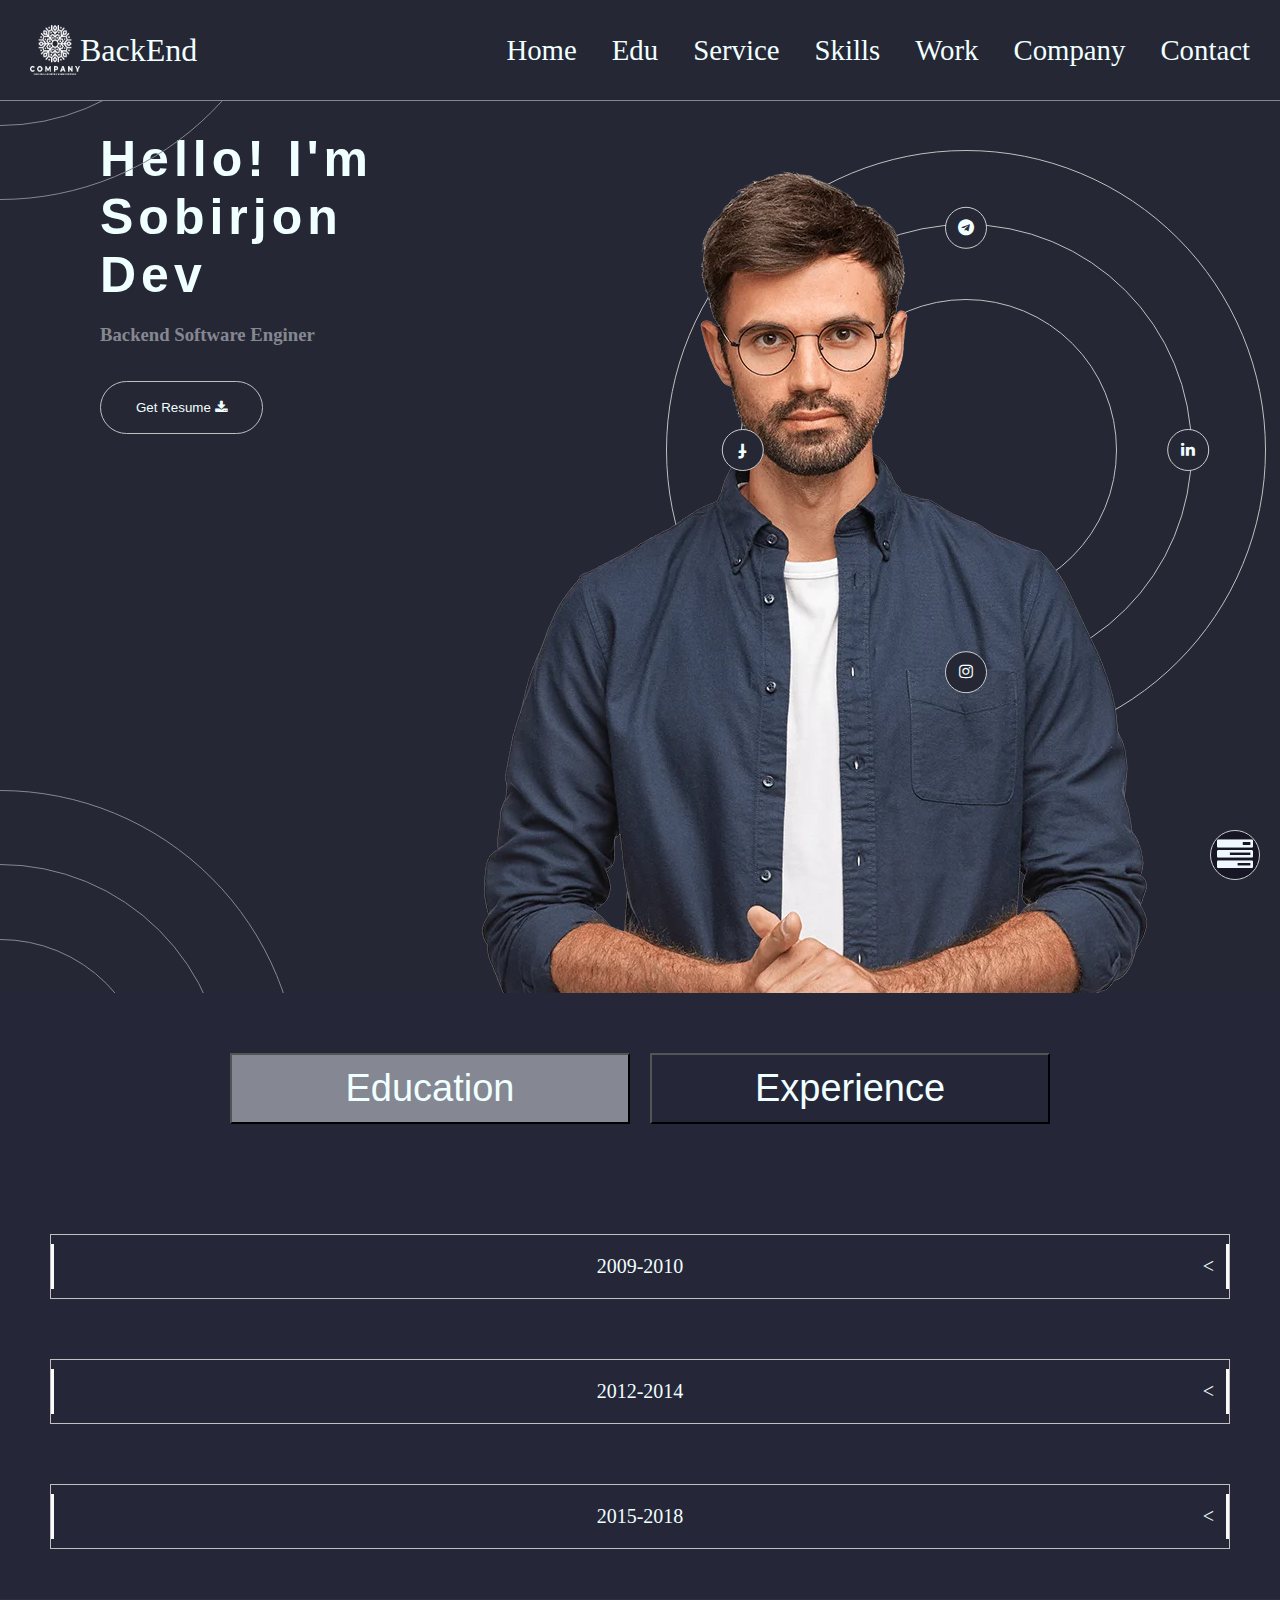
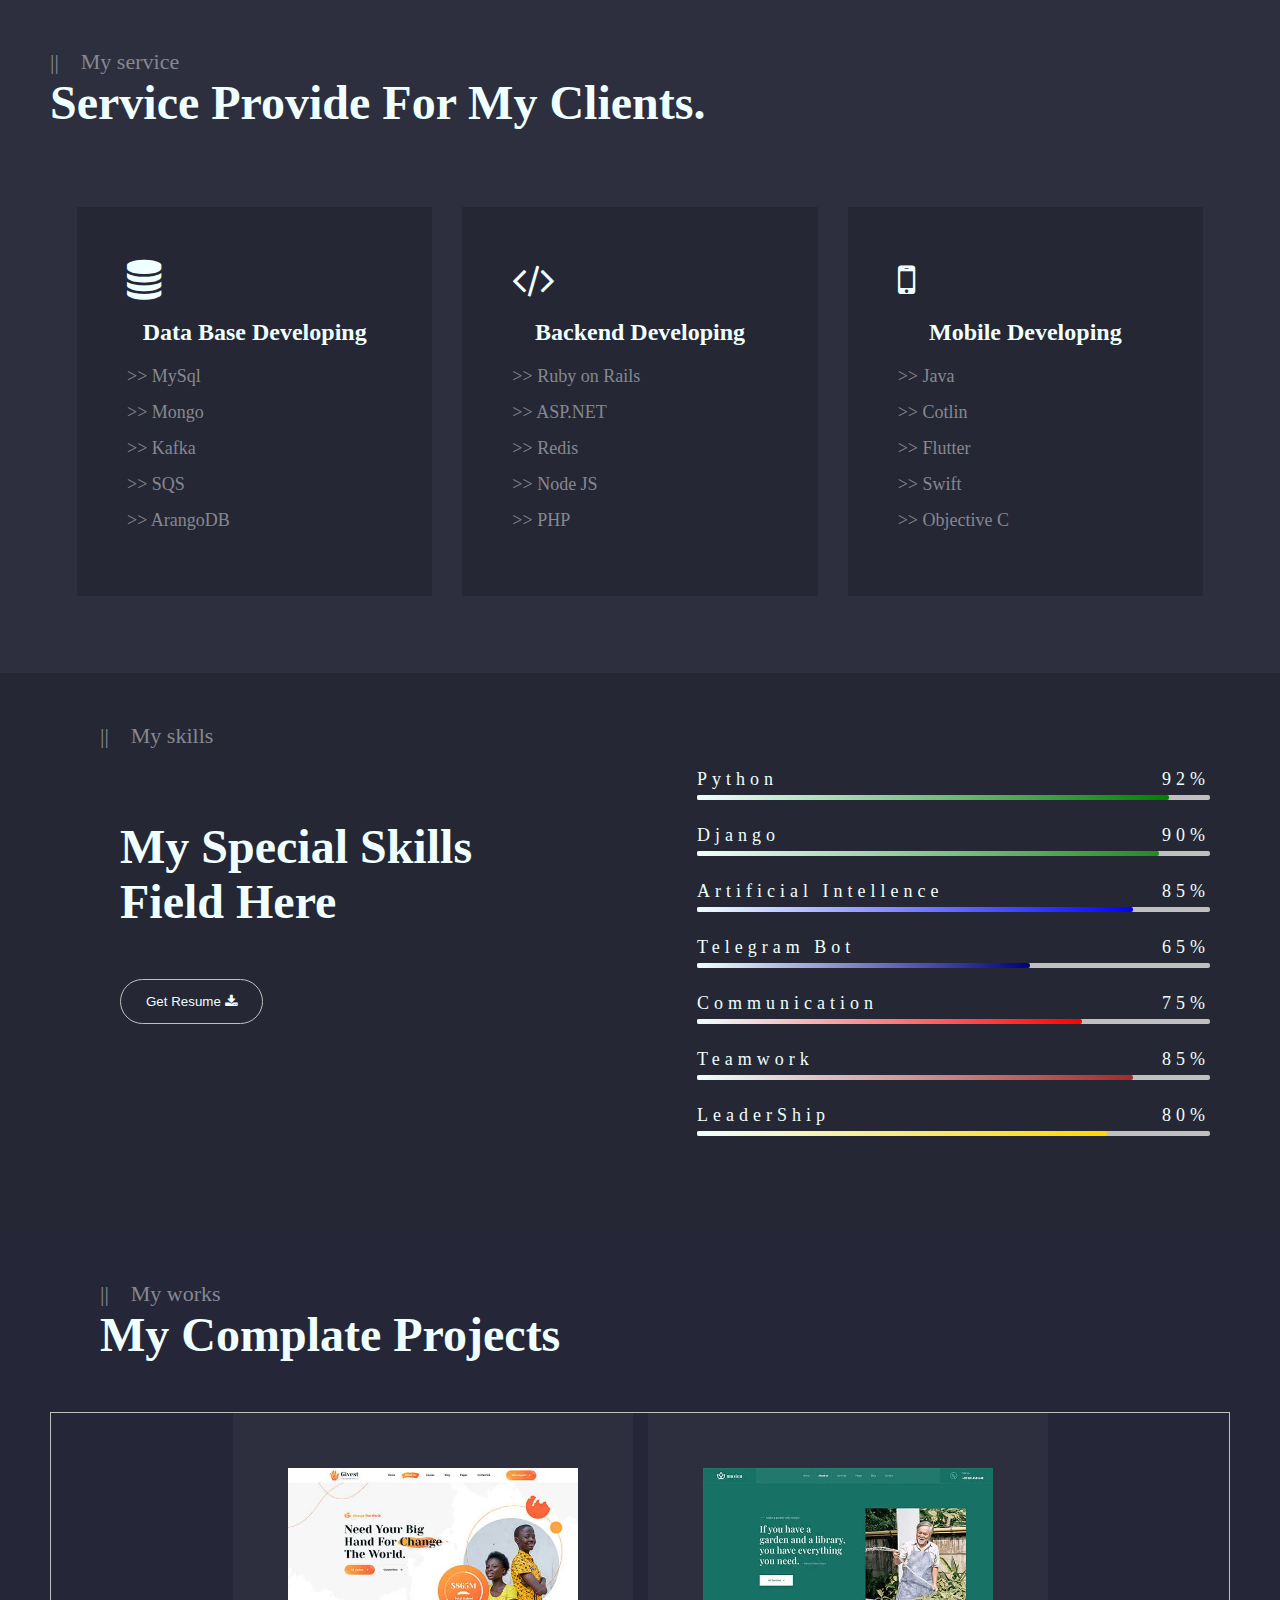
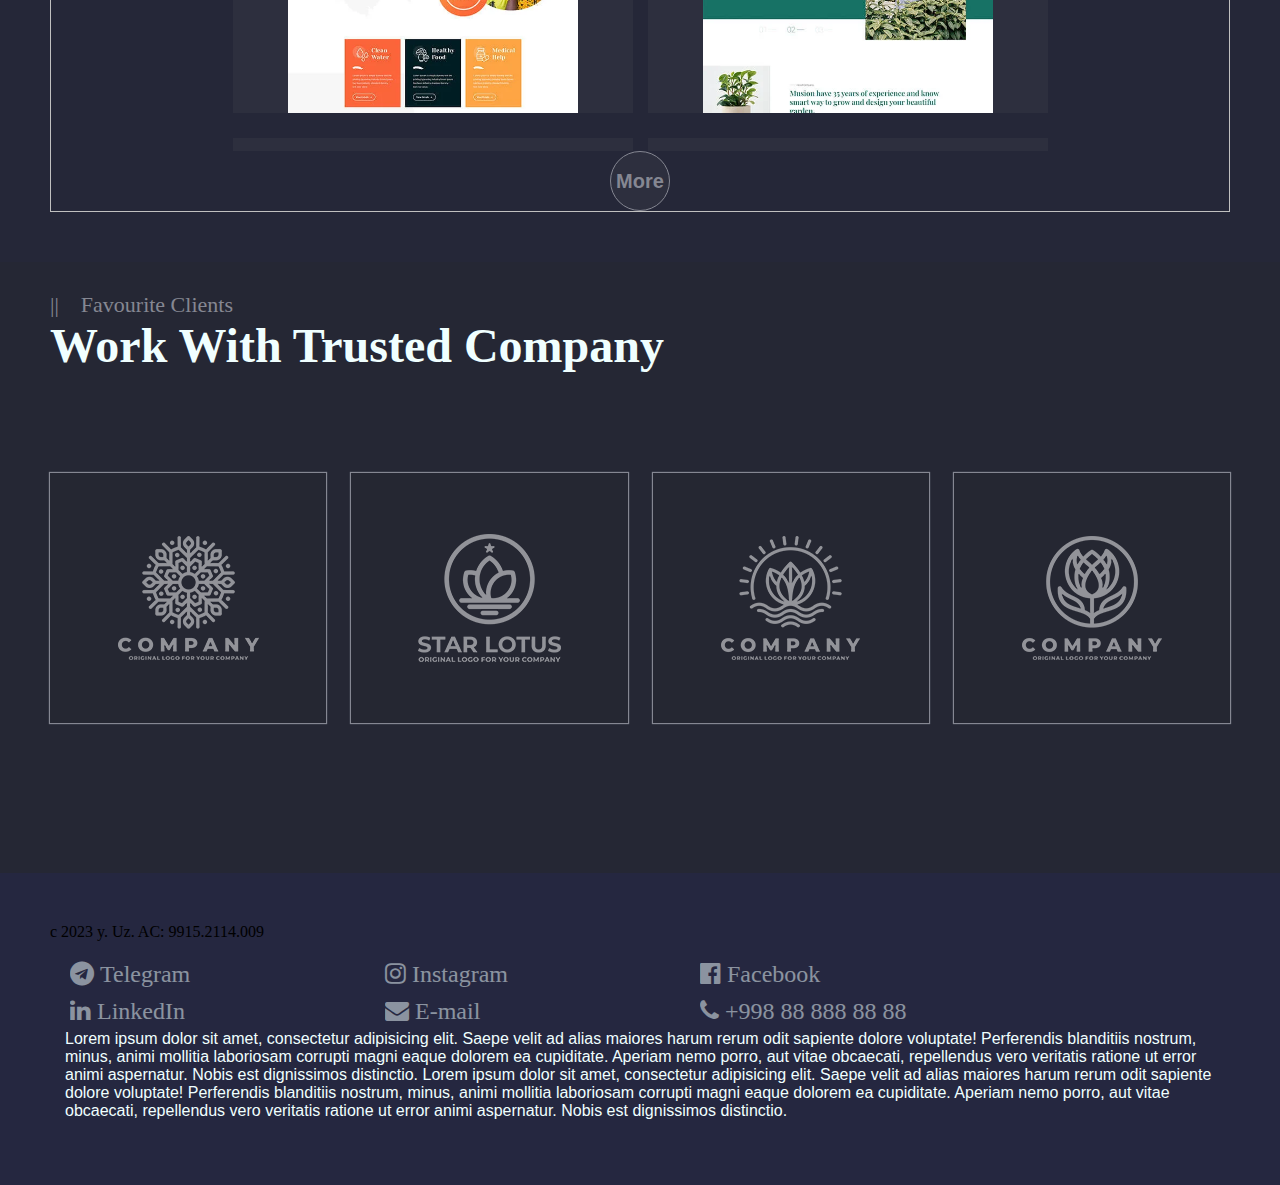
<file: Maxsus Sayt/index.html>
<!DOCTYPE html>
<html lang="en">
<head>
    <meta charset="UTF-8">
    <meta http-equiv="X-UA-Compatible" content="IE=edge">
    <meta name="viewport" content="width=device-width, initial-scale=1.0">
    <link rel="stylesheet" href="./css/style.css">
    <link rel="stylesheet" href="https://cdnjs.cloudflare.com/ajax/libs/font-awesome/4.7.0/css/font-awesome.min.css">
    <title>My portfolio</title>
</head>
<body>
    
    <div class="container">
        <!-- Bosh qismi HEADER start -->
        <div class="header">
            <header>
                <nav class="navbar">
                    <a href="#" class="brand text-decoration-none">
                        <!-- LOGOTIP UCHUN -->
                        <img src="./img/1.webp" class="img-fluid" alt="logoType">
                        <!-- Navbar Logo Name -->
                        BackEnd
                    </a>
                    <div class="menuBar">
                        <i class="fa fa-navicon icon"></i>
                    </div>
                    <div class="navigation">
                        <a href="#home" class="text-decoration-none">Home</a>
                        <a href="#edu" class="text-decoration-none">Edu</a>
                        <a href="#service" class="text-decoration-none">Service</a>
                        <a href="#skills" class="text-decoration-none">Skills</a>
                        <a href="#work" class="text-decoration-none">Work</a>
                        <a href="#company" class="text-decoration-none">Company</a>
                        <a href="./contact/contact.html" class="text-decoration-none">Contact</a>
                    </div>
                </nav>
            </header>
        </div>
        <!-- Bosh qismi HEADER finish -->
        <!-- Asosiy qism: Bosh qismi start -->
        <div class="section">
            <div class="circle top"></div>
            
            <section class="home" id="home">
                <div class="grid-container">
                    <div class="content">
                        <h1>Hello! I'm <br> Sobirjon Dev</h1>
                        <h3>Backend Software Enginer</h3>
                        <!-- href dagi panjarani o'rniga resume manzili kiritiladi -->
                        <button><a href="#">Get Resume <i class="fa fa-download"></i></a></button>

                    </div>
                    <!-- Carusel -->
                    <div class="portret">
                        <img src="./img/portrait-hero.webp" alt="1255">
                        <div class="icons">
                            <div class="iconLink" style="--i:0"><a href="#"><i class="fa fa-facebook"></i></a></div>
                            <div class="iconLink" style="--i:1"><a href="#"><i class="fa fa-linkedin"></i></a></div>
                            <div class="iconLink" style="--i:2"><a href="#"><i class="fa fa-telegram"></i></a></div>
                            <div class="iconLink" style="--i:3"><a href="#"><i class="fa fa-instagram"></i></a></div>
                        </div>
                    </div>
                    <!-- !!! -->
                </div>
                <div class="circle bottom"></div>
                <!-- Navigation right bottom -->
                <ul class="config">
                    <div class="toggle"><i class="fa fa-tasks" style="font-size: 36px;"></i></div>
                    <li style="--i:0"><a href="./contact/contact.html"><i class="fa fa-paper-plane-o" id="contact"></i></a></li>
                    <li style="--i:1"><i class="fa fa-linkedin" id="in"></i></li>
                    <li style="--i:2"><i class="fa fa-facebook" id="f"></i></li>
                    <li style="--i:3"><i class="fa fa-telegram" id="tg"></i></li>
                </ul>
                <!-- !!! -->
            </section>


            <section class="education" id="edu">
                <div class="btn-container">
                    <button class="btnBox" id="education">Education</button>
                    <button class="btnBox" id="experience">Experience</button>
                </div>
                <div class="resume-container">
                    <div class="resume-box">
                        <ul class="resume edu">
                            <li class="resume-tab-list-single-item">
                                <div class="content">
                                    <div class="left">
                                        <span id="oneSpan">2009-2010 <span id="orient"><</span></span>
                                    </div>
                                    <div class="right">
                                        <h3>Bachelor of Business Administration</h3>
                                        <span>National University of Uzbekistan, Tashkent</span>
                                        <p>Lorem Ipsum is simply dummy text of the printing and typesetting industry. Lorem Ipsum has been indus dard dummy text ever since the 1500 when an uniknown prnter took galley of type and scrambled make specimen book has not only five centuries the into electronic.</p>
                                    </div>
                                </div>
                            </li>
                            <li class="resume-tab-list-single-item">
                                <div class="content">
                                    <div class="left">
                                        <span id="oneSpan">2012-2014 <span id="orient"><</span></span>
                                    </div>
                                    <div class="right">
                                        <h3>Masters of Business Administration</h3>
                                        <span>National University of Uzbekistan, Tashkent</span>
                                        <p>Lorem Ipsum is simply dummy text of the printing and typesetting industry. Lorem Ipsum has been indus dard dummy text ever since the 1500 when an uniknown prnter took galley of type and scrambled make specimen book has not only five centuries the into electronic.</p>
                                    </div>
                                </div>
                            </li>
                            <li class="resume-tab-list-single-item">
                                <div class="content">
                                    <div class="left">
                                        <span id="oneSpan">2015-2018 <span id="orient"><</span></span>
                                    </div>
                                    <div class="right">
                                        <h3>Bachelor of Graphic Arts</h3>
                                        <span>National University of Uzbekistan, Tashkent</span>
                                        <p>Lorem Ipsum is simply dummy text of the printing and typesetting industry. Lorem Ipsum has been indus dard dummy text ever since the 1500 when an uniknown prnter took galley of type and scrambled make specimen book has not only five centuries the into electronic.</p>
                                    </div>
                                </div>
                            </li>
                        </ul>
                        <ul class="resume exp">
                            <li class="resume-tab-list-single-item">
                                <div class="content">
                                    <div class="left">
                                        <span id="oneSpan">2016-2018 <span id="orient"><</span></span>
                                    </div>
                                    <div class="right">
                                        <h3>Web Designer</h3>
                                        <span>Graphic Dev</span>
                                        <p>Lorem Ipsum is simply dummy text of the printing and typesetting industry. Lorem Ipsum has been indus dard dummy text ever since the 1500 when an uniknown prnter took galley of type and scrambled make specimen book has not only five centuries the into electronic.</p>
                                    </div>
                                </div>
                            </li>
                            <li class="resume-tab-list-single-item">
                                <div class="content">
                                    <div class="left">
                                        <span id="oneSpan">2018-2019 <span id="orient"><</span></span>
                                    </div>
                                    <div class="right">
                                        <h3>Junior Web Developer</h3>
                                        <span>Acme Lab</span>
                                        <p>Lorem Ipsum is simply dummy text of the printing and typesetting industry. Lorem Ipsum has been indus dard dummy text ever since the 1500 when an uniknown prnter took galley of type and scrambled make specimen book has not only five centuries the into electronic.</p>
                                    </div>
                                </div>
                            </li>
                            <li class="resume-tab-list-single-item">
                                <div class="content">
                                    <div class="left">
                                        <span id="oneSpan">2019-2020 <span id="orient"><</span></span>
                                    </div>
                                    <div class="right">
                                        <h3>Senior Web Developer</h3>
                                        <span>Devtwist</span>
                                        <p>Lorem Ipsum is simply dummy text of the printing and typesetting industry. Lorem Ipsum has been indus dard dummy text ever since the 1500 when an uniknown prnter took galley of type and scrambled make specimen book has not only five centuries the into electronic.</p>
                                    </div>
                                </div>
                            </li>
                        </ul>
                    </div>
                </div>
            </section>


            <section class="service" id="service">
                <span class="title-section">|| &nbsp;&nbsp; My service</span>
                <h2 class="area-title">Service Provide For My Clients.</h2>

                <div class="card-container">
                    <div class="card-items">
                        <div class="card order-1">
                            <div class="card-icon">
                                <i class="fa fa-database"></i>
                            </div>
                            <!-- Yo'nalish nomi -->
                            <div class="card-title">
                                <h1 class="title">Data Base Developing</h1>
                            </div>
                            <!-- Yo'nalish bo'yicha bilimlar -->
                            <div class="card-heading">
                                <p style="--a:0">>> MySql</p>
                                <p style="--a:1">>> Mongo</p>
                                <p style="--a:2">>> Kafka</p>
                                <p style="--a:3">>> SQS</p>
                                <p style="--a:4">>> ArangoDB</p>
                            </div>
                        </div>

                        <div class="card order-2">
                            <div class="card-icon">
                                <i class="fa fa-code"></i>
                            </div>
                            <!-- Yo'nalish nomi -->
                            <div class="card-title">
                                <h1 class="title">Backend Developing</h1>
                            </div>
                            <!-- Yo'nalish bo'yicha bilimlar -->
                            <div class="card-heading">
                                <p style="--a:0">>> Ruby on Rails</p>
                                <p style="--a:1">>> ASP.NET</p>
                                <p style="--a:2">>> Redis</p>
                                <p style="--a:3">>> Node JS</p>
                                <p style="--a:4">>> PHP</p>
                            </div>
                        </div>

                        <div class="card order-3">
                            <div class="card-icon">
                                <i class="fa fa-mobile-phone"></i>
                            </div>
                            <!-- Yo'nalish nomi -->
                            <div class="card-title">
                                <h1 class="title">Mobile Developing</h1>
                            </div>
                            <!-- Yo'nalish bo'yicha bilimlar -->
                            <div class="card-heading">
                                <p style="--a:0">>> Java</p>
                                <p style="--a:1">>> Cotlin</p>
                                <p style="--a:2">>> Flutter</p>
                                <p style="--a:3">>> Swift</p>
                                <p style="--a:4">>> Objective C</p>
                            </div>
                        </div>
                    </div>
                </div>
            </section>


            <section class="skills" id="skills">
                <span class="title-section">|| &nbsp;&nbsp; My skills</span>
                <div class="skills-container-box">
                    <div class="column content">
                        <h2 class="area-title content-title">My Special Skills Field Here</h2>
                        <!-- resume -->
                        <button><a href="#">Get Resume <i class="fa fa-download"></i></a></button>
                    </div>
                    <div class="column skills-box">
                        <div class="bar">
                            <div class="info">
                                <span>Python</span>
                                <span>92%</span>
                            </div>
                            <div class="line python"></div>
                        </div>
                        <div class="bar">
                            <div class="info">
                                <span>Django</span>
                                <span>90%</span>
                            </div>
                            <div class="line django"></div>
                        </div>
                        <div class="bar">
                            <div class="info">
                                <span>Artificial Intellence</span>
                                <span>85%</span>
                            </div>
                            <div class="line ai"></div>
                        </div>
                        <div class="bar">
                            <div class="info">
                                <span>Telegram Bot</span>
                                <span>65%</span>
                            </div>
                            <div class="line tgBot"></div>
                        </div>
                        <div class="bar">
                            <div class="info">
                                <span>Communication</span>
                                <span>75%</span>
                            </div>
                            <div class="line community"></div>
                        </div>
                        <div class="bar">
                            <div class="info">
                                <span>Teamwork</span>
                                <span>85%</span>
                            </div>
                            <div class="line teamwork"></div>
                        </div>
                        <div class="bar">
                            <div class="info">
                                <span>LeaderShip</span>
                                <span>80%</span>
                            </div>
                            <div class="line leadership"></div>
                        </div>
                    </div>
                </div>
            </section>


            <section class="works" id="work">
                <span class="title-section">|| &nbsp;&nbsp; My works</span>
                <div class="work">
                    <h2 class="area-title content-title">My Complate Projects</h2>
                    <div class="work-container">
                        <div class="work-box" id="work-box">
                            <div class="card-box">
                                <!-- src ga rasm manzili kiritiladi -->
                                <img src="./img/project-slider-img-1.webp" alt="1">
                            </div>
                            <div class="card-box">
                                <img src="./img/project-slider-img-2.webp" alt="1">
                            </div>
                            <div class="card-box">
                                <img src="./img/project-slider-img-3.webp" alt="1">
                            </div>
                            <div class="card-box">
                                <img src="./img/project-slider-img-4.webp" alt="1">
                            </div>
                            <div class="card-box">
                                <img src="./img/project-slider-img-3.webp" alt="1">
                            </div>
                            <div class="card-box">
                                <img src="./img/project-slider-img-2.webp" alt="1">
                            </div>
                        </div>
                        <div class="btn-box">
                            <button id="more">More</button>
                        </div>
                    </div>
                </div>
            </section>

            
            <section class="favourite" id="company">
                <span class="title-section">|| &nbsp;&nbsp; Favourite Clients</span>
                <h2 class="area-title content-title">Work With Trusted Company</h2>
                <div class="company-container">
                    <div class="company-box"><img src="./img/1.webp" alt="4"></div>
                    <div class="company-box"><img src="./img/2.webp" alt="2"></div>
                    <div class="company-box"><img src="./img/3.webp" alt="1"></div>
                    <div class="company-box"><img src="./img/4.webp" alt="5"></div>
                </div>
            </section>

        </div>
        <!-- Asosiy qism end -->
        <!-- Pastki qism start -->
        <div class="footer">
            <p>c 2023 y. Uz. AC: 9915.2114.009</p>
            <div class="footer-container-box">
                <div class="grid-box">
                    <!-- saytning eng pastki footer qismdagi ma'lumotlar -->
                    <div class="col"><a href="#"><i class="fa fa-telegram"> Telegram</i></a></div>
                    <div class="col"><a href="#"><i class="fa fa-instagram"> Instagram</i></a></div>
                    <div class="col"><a href="#"><i class="fa fa-facebook-official"> Facebook</i></a></div>
                    <div class="col"><a href="#"><i class="fa fa-linkedin"> LinkedIn</i></a></div>
                    <div class="col"><a href="#"><i class="fa fa-envelope"> E-mail</i></a></div>
                    <div class="col"><a href="#"><i class="fa fa-phone"> +998 88 888 88 88</i></a></div>
                </div>
                <!-- Qo'shimcha content uchun -->
                <div class="content-box">
                    <p>
                        Lorem ipsum dolor sit amet, consectetur adipisicing elit. Saepe velit ad alias maiores harum rerum odit sapiente dolore voluptate! Perferendis blanditiis nostrum, minus, animi mollitia laboriosam corrupti magni eaque dolorem ea cupiditate. Aperiam nemo porro, aut vitae obcaecati, repellendus vero veritatis ratione ut error animi aspernatur. Nobis est dignissimos distinctio.
                        Lorem ipsum dolor sit amet, consectetur adipisicing elit. Saepe velit ad alias maiores harum rerum odit sapiente dolore voluptate! Perferendis blanditiis nostrum, minus, animi mollitia laboriosam corrupti magni eaque dolorem ea cupiditate. Aperiam nemo porro, aut vitae obcaecati, repellendus vero veritatis ratione ut error animi aspernatur. Nobis est dignissimos distinctio.
                    </p>
                </div>
            </div>
        </div>
        <!-- Pastki qism end -->
    </div>

    <script src="./js/script.js"></script>
</body>
</html>
</file>
<file: Maxsus Sayt/css/style.css>
@import url('https://fonts.googleapis.com/css2?family=Cormorant+Garamond:wght@600&family=Poppins:wght@400;500;600;700&display=swap');
* {
    margin: 0;
    padding: 0;
    box-sizing: border-box;
    scroll-behavior: smooth;
}
body {
    position: relative;
}
.container{
    position: relative;
}
.header header {
    width: 100%;
    position: relative;
}
.header nav {
    width: 100%;
    display: flex;
    align-items: center;
    justify-content: space-between;
    position: fixed;
    top: 0;
    z-index: 2555;
    padding: 25px;
    background-color: #252734;
    border-bottom: 1px solid #858792;
}
nav .brand {
    text-decoration: none;
    color: azure;
    display: flex;
    align-items: center;
    position: relative;
}
.brand img {
    position: relative;
}
nav .navigation {
    display: flex;
    align-items: center;
    justify-content: center;
    position: relative;
}
nav .navigation a {
    text-decoration: none;
    color: azure;
}
nav .menuBar {
    cursor: pointer;
}

.section {
    position: relative;
    width: 100%;
}
.circle {
    width: 600px;
    height: 600px;
    position: absolute;
    z-index: 5;
    border-radius: 50%;
    border: 0.2px solid #858792;
    display: flex;
    align-items: center;
    justify-content: center;
}
.circle::after {
    content: "";
    position: absolute;
    width: 450px;
    height: 450px;
    border-radius: 50%;
    border: 0.2px solid #858792;
}
.circle::before {
    content: "";
    position: absolute;
    width: 300px;
    height: 300px;
    border-radius: 50%;
    border: 0.2px solid #858792;
}
.top {
    z-index: 59;
    top: -400px;
    left: -300px;
}
.bottom {
    bottom: -40%;
    left: -300px;
}
.home {
    width: 100%;
    position: relative;
    overflow: hidden;
}
.home .grid-container {
    /* height: 800px; */
    width: 100%;
    display: grid;
    
}
.home .grid-container div {
    padding: 20px;
    background: #252734;
}
.home .grid-container .content h1{
    font-family: sans-serif;
    width: 100%;
    color: azure;
    z-index: 100000;
}
.home .grid-container .content h3 {
    color: #858792;
}
.grid-container .content button {
    border: 1px solid silver;
    background: transparent;
    cursor: pointer;
    border-radius: 42.5px;
    font-weight: 400;
    color: azure;
}
.grid-container .content button a {
    text-decoration: none;
    color: azure;
}

.grid-container .portret {
    position: relative;
}
.grid-container .portret img {
    position: relative;
    z-index: 2;
}
.grid-container .portret .icons {
    position: absolute;
    
    background: transparent;
}




.config {
    position: fixed;
    bottom: -55px;
    right: -55px;
    width: 200px;
    height: 200px;
    display: flex;
    align-items: center;
    justify-content: center;
    z-index: 50005;
}
.config li {
    position: absolute;
    left: 0;
    list-style: none;
    transition: 0.5s;
    transform-origin: 100px;
    transform: rotate(calc(-135deg / 4 * var(--i))) translateX(90px);
    /* transform: rotate(0deg) translateX(90px); */
}
.config li i {
    transform: rotate(
        calc(
            -35deg * var(--i)
        )
    );
}

.config.active li {
    transform: rotate(calc(135deg / 4 * var(--i))) translateX(0);
    padding: 10px 10px 10px 10px;
    /* border: 1px solid silver; */
    color: silver;
    border-radius: 50%;
    cursor: pointer;
    background: #252734;
}
.config .toggle {
    position: absolute;
    width: 50px;
    height: 50px;
    background: rgb(22, 22, 37);
    color: aliceblue;
    border-radius: 50%;
    border: 1px solid #ccc;
    display: flex;
    justify-content: center;
    align-items: center;
    cursor: pointer;
    z-index: 10000;
    font-size: 1.5em;
    transition: transform 1.25s;
}
.config.active .toggle {
    transform: rotate(180deg);
}
#contact{
    text-decoration: none;
    color: white;
}
.config li:hover {
    color: silver;
    border: 0.5px ridge silver;
}





.education {
    position: relative;
    width: 100%;
    background: #252738;
}
.education .btn-container 
{
    padding-top: 50px;
    padding-left: 20px;
    padding-right: 20px;
    padding-bottom: 50px;
    width: 100%;
    position: relative;
    display: flex;
    align-items: center;
    justify-content: center;
}
.education .btn-container .btnBox {
    padding: 12px 15px;
    margin: 10px;
    background: transparent;
    width: 400px;
    color: azure;
    font-size: 38px;
    cursor: pointer;
}
.education .resume-container {
    position: relative;
    width: 100%;
}
.education .resume-container .resume-box {
    position: relative;
    width: 100%;
}
.education  .resume-container .resume-box .resume {
    width: 100%;
    padding: 20px;
    flex-direction: column;
    list-style: none;
}
.education  .resume-container .resume-box .resume .resume-tab-list-single-item {
    position: relative;
}
.resume-container .resume-box .resume .resume-tab-list-single-item .content {
    display: flex;
}
.resume-container .resume-box .resume .resume-tab-list-single-item .content div {
    display: flex;
    padding: 10px;
}
.resume-container .resume-box .resume .resume-tab-list-single-item .content .left span {
    z-index: 55;
    color: azure;
    font-size: 20px;
    font-weight: 500;
}
.resume-container .resume-box .resume .resume-tab-list-single-item .content .left span #orient {
    position: absolute;
    right: 15px;
    color: azure;
    font-size: 20px;
    font-weight: 500;
}
.resume-container .resume-box .resume .resume-tab-list-single-item .content .left {
    align-items: center;
    cursor: pointer;
    border: 1px solid silver;
    display: flex;
    justify-content: center;
    position: relative;
    overflow: hidden;
    z-index: 99;
    padding: 20px;
}
.resume-container .resume-box .resume .resume-tab-list-single-item .content .left::after {
    content: "";
    position: absolute;
    inset: 3px;
    background: #252738;
    z-index: 5;
}
.resume-container .resume-box .resume .resume-tab-list-single-item .content .left::before {
    position: absolute;
    content: "";
    width: 1800px;
    height: 70%;
    background: snow;
    animation: animate 5s linear infinite;
    z-index: 4;
}
@keyframes animate {
    0% {
        transform: rotate(0deg);
    }
    100%{
        transform: rotate(360deg);
    }
}
.resume .left:active ~ .right {
    display: flex;
}
.resume-container .resume-box .resume .resume-tab-list-single-item .content .right {
    align-items: flex-start;
    justify-content: flex-start;
    flex-direction: column;
    transition: 1.5s;
}

.resume-container .resume-box .resume .resume-tab-list-single-item .content .right h3 {
    font-size: 30px;
    color: azure;
}
.resume-container .resume-box .resume .resume-tab-list-single-item .content .right span {
    font-size: 17px;
    color: silver;
    opacity: 0.5;
}
.resume-container .resume-box .resume .resume-tab-list-single-item .content .right p {
    font-size: 20px;
    color: silver;
    opacity: 0.5;
}
#education {
    background-color: #858792;
}
.edu {
    display: flex;
}
.exp {
    display: none;
}



.section .service {
    width: 100%;
    /* height: 700px; */
    background: #2d2f3e;
    position: relative;
    padding: 50px;
}
.service span.title-section {
    width: 100%;
    font-size: 22px;
    color: #858792;
}
.service h2.area-title {
    font-size: 48px;
    font-weight: 900;
    color: azure;
    font-family: serif;
    margin-bottom: 50px;
}

.card-container {
    width: 100%;
    position: relative;
    padding: 12px;
}
.card-items {
    width: 100%;
    position: relative;
    display: flex;
    overflow: hidden;
    align-items: center;
    justify-content: center;
    flex-direction: row;
}
.card-container .card-items .card {
    padding: 50px;
    background: #252734;
    margin: 15px;
    transition: 0.9s;
}
.card-container .card-items .card:hover {
    background: #252740;
}
.card-container .card-items .card .card-icon {
    font-size: 40px;
    color: azure;
    margin-bottom: 15px;
}
.card-items .card .card-title h1 {
    width: 100%;
    text-align: center;
    font-size: 24px;
    color: azure;
    margin-bottom: 20px;
}
.card-container .card-items .card .card-heading p {
    margin-bottom: 15px;
    color: #858792;
    font-size: 18px;
    opacity: 1;
    transition: calc(0.5s * var(--a));
}
.card-indicator {
    width: 100%;
    display: flex;
    align-items: center;
    justify-content: center;
    padding: 12px 15px;
}
.card-indicator .indicator {
    width: 15px;
    height: 15px;
    margin: 15px;
    border-radius: 50%;
    background: rgba(240, 255, 255, 0.404);
}








.skills {
    position: relative;
    background: #252734;
    width: 100%;
    padding: 50px;
}
.content-title {
    margin-bottom: 80px;
}

.skills-container-box {
    width: 100%;
    position: relative;
    display: flex;
    padding: 20px;
    justify-content: space-between;
    
}
.skills-container-box .column {
    width: 45%;
    position: relative;
}
.skills-container-box .content button {
    border: 1px solid silver;
    background: transparent;
    cursor: pointer;
    border-radius: 42.5px;
    font-weight: 400;
    color: azure;
}
.skills-container-box .content button a {
    text-decoration: none;
    color: azure;
}
.skills-container-box .content {
    padding: 50px;
}
.skills span.title-section {
    width: 100%;
    font-size: 22px;
    color: #858792;
    margin-left: 50px;
}
.skills h2.area-title {
    font-size: 48px;
    font-weight: 900;
    color: azure;
    font-family: serif;
    margin-bottom: 50px;
}

.skills .skills-box .bar {
    margin-bottom: 25px;
    /* padding: 15px; */
    /* background: rgba(255,255,255,.2); */
  }
.skills .skills-box .bar .info {
    display: flex;
    align-items: center;
    justify-content: space-between;
    margin-bottom: 5px;
}
.skills .skills-box .bar .info span {
    color: azure;
    font-weight: 500;
    letter-spacing: 5px;
    font-size: 18px;
}
.skills .skills-box .bar .line {
    position: relative;
    width: 100%;
    height: 5px;
    background: silver;
    border-radius: 2px;
    
}
.skills .skills-box .bar .line::before {
    content: "";
    position: absolute;
    height: 100%;
    top: 0;
    left: 0;
    border-radius: 2px;
}
.skills .skills-box .bar .python::before {
    position: absolute;
    width: 92%;
    background: linear-gradient(to left, green, azure);
    transition: 0.8s;
    
}
.skills .skills-box .bar .django::before {
    position: absolute;
    width: 90%;
    background: linear-gradient(to left, forestgreen, azure);
    transition: 0.8s;
}
.skills .skills-box .bar .ai::before {
    position: absolute;
    width: 85%;
    background: linear-gradient(to left, blue, azure);
    transition: 0.8s;
    
}
.skills .skills-box .bar .tgBot::before {
    position: absolute;
    width: 65%;
    background: linear-gradient(to left, navy, azure);
    transition: 0.8s;
    
}
.skills .skills-box .bar .community::before {
    position: absolute;
    width: 75%;
    background: linear-gradient(to left, red, azure);
    transition: 0.8s;
    
}
.skills .skills-box .bar .teamwork::before {
    position: absolute;
    width: 85%;
    background: linear-gradient(to left, brown, azure);
    transition: 0.8s;
    
}
.skills .skills-box .bar .leadership::before {
    position: absolute;
    width: 80%;
    background: linear-gradient(to left, gold, azure);
    transition: 0.8s;
    
}















.works {
    width: 100%;
    position: relative;
    background: #252738;
    padding: 50px;
    overflow: hidden;
}
.works span.title-section {
    width: 100%;
    font-size: 22px;
    color: #858792;
    margin-left: 50px;
}
.works h2.area-title {
    font-size: 48px;
    font-weight: 900;
    color: azure;
    font-family: serif;
    margin-bottom: 50px;
    margin-left: 50px;
}
.works .work {
    position: relative;
}
.works .work-container {
    position: relative;
    display: flex;
    justify-content: center;
    border: 0.1px solid silver;
}
.work .work-container .work-box {
    position: relative;
    width: 100%;
    display: flex;
    justify-content: center;
    flex-wrap: wrap;
    overflow: hidden;
    gap: 15px;
    transition: transform 1s ease;
    transform: translateX(0);
}
.work .work-container .work-box .card-box {
    background: #2d2f3e;
    position: relative;
    overflow: auto;
    transition: 0.9s;
    z-index: 555;
}
.work .work-container .work-box .card-box::-webkit-scrollbar {
    width: 1px;
}
.work .work-container .work-box .card-box img {
    width: 100%;
    z-index: 5;
    position: relative;
}
.work .work-container .btn-box {
    width: 100%;
    display: flex;
    align-items: center;
    justify-content: center;
    position: absolute;
    background: #252738;
    bottom: 0;
}
.work .work-container .btn-box button {
    width: 60px;
    height: 60px;
    border-radius: 50%;
    background: #2d2f3e;
    border: 0.2px solid #858792;
    display: flex;
    font-weight: 600;
    font-size: 20px;
    align-items: center;
    justify-content: center;
    color: #858792;
    cursor: pointer;
}
.work .work-container .btn-box button:hover {
    color: azure;
    background: #252738;
    box-shadow: 0 0 5px 1px aqua,
    inset 0 0 5px 1px aqua;
}











.favourite {
    width: 100%;
    position: relative;
    background: #252734;
    /* height: 700px; */
    padding-top: 30px;
    padding-bottom: 100px;
}
.favourite span.title-section {
    width: 100%;
    font-size: 22px;
    color: #858792;
    margin-left: 50px;
}
.favourite h2.area-title {
    font-size: 48px;
    font-weight: 900;
    color: azure;
    font-family: serif;
    margin-bottom: 50px;
    margin-left: 50px;
}
.favourite .company-container {
    width: 100%;
    position: relative;
    display: grid;
    gap: 25px;
    padding: 50px;
}
.favourite .company-container .company-box {
    /* width: 20%; */
    height: 250px;
    position: relative;
    background: #252732;
    display: flex;
    align-items: center;
    justify-content: center;
    /* border: 0.2px solid #858792; */
    box-shadow:  0 0 1px 1px #858792;
}
.favourite .company-container .company-box img {
    /* background-image: #858792; */
    opacity: 0.5;
}









.footer {
    position: relative;
    width: 100%;
    padding: 50px;
    background: #252740;
}
.footer .footer-container-box {
    width: 100%;
    padding: 15px;
    position: relative;
}

.footer .footer-container-box .grid-box .col {
    margin: 5px;
}
.footer .footer-container-box .grid-box .col a {
    text-decoration: none;
    color: azure;
    opacity: 0.5;
    font-family: serif;
    font-style: normal;
}
.footer .footer-container-box .content-box p {
    color: azure;
    font-family: sans-serif;
}











/* Contact sahifa style qismi */

.contact-title {
    background: #252734;
    padding: 25px 20px;
    text-align: center;
    font-size: 32px;
    font-weight: 700;
    letter-spacing: 8px;
    font-family: cursive;
    color: azure;
}
.contact-container {
    width: 100%;
    padding: 20px;
    background: #252734;
    display: flex;
    flex-wrap: wrap;
    position: relative;
}
.contact-container .follow-box {
    width: 35%;
    padding: 12px;
    position: relative;
    display: flex;
    align-items: center;
    justify-content: center;
    flex-direction: column;
    gap: 10px;
}
.contact-container .follow-box .boxes {
    background: #252732;
    border: 0.5px solid #2d2f3e;
    width: 100%;
    height: 120px;
    position: relative;
    display: flex;
    align-items:center;
    flex-direction: column;
    /* align-content: space-around; */
    justify-content: center;
}
.contact-container .follow-box .boxes:hover {
    background: #252738;
}
.contact-container .follow-box .boxes h4 {
    margin-bottom: 5px;
    color: azure;
}
.contact-container .follow-box .boxes span a {
    color: azure;
    text-decoration: none;
    font-size: 17px;
}
.contact-container .follow-box .boxes span {
    color: azure;
    text-decoration: none;
    font-size: 17px;
}
.contact-container .contact-box {
    width: 65%;
    display: flex;
    flex-direction: column;
    padding: 35px;
}
.contact-container .contact-box span {
    color: silver;
    opacity: 0.5;
    margin-bottom: 25px;
}
.contact-container .contact-box h2 {
    font-size: 65px;
    color: azure;
    letter-spacing: 3px;
    font-family: "Cormorant Garamond",serif;
    margin-bottom: 15px;
}
.contact-container .contact-box p {
    color: silver;
    opacity: 0.5;
    font-size: 18px;
    margin-bottom: 15px;
}
.contact-container .input-box {
    position: relative;
    display: grid;
}
.contact-container .input-box .fluid {
    width: 100%;
    height: 100%;
    padding: 10px;
    position: relative;
}
.contact-container .input-box .fluid input {
    width: 100%;
    height: 100%;
    position: relative;
    padding: 5px;
    background: transparent;
    outline: none;
    cursor: pointer;
    color: azure;
}
.contact-container .input-box .fluid input:hover {
    border: 2px outset silver;
}
.contact-container .comment-box-with-button {
    width: 100%;position: relative;padding: 10px;

}
.contact-container .comment-box-with-button .fluid {
    width: 100%;
    position: relative;
    display: flex;
    align-items: center;
    justify-content: center;
    flex-direction: column;
}
.contact-container .comment-box-with-button .fluid textarea {
    width: 100%;
    margin-bottom: 10px;
    background: transparent;
    color: azure;
    outline: none;
    resize: none;
    cursor: pointer;
    font-size: 20px;
    border: 5px ridge rgb(59, 60, 62);
}
.contact-container .comment-box-with-button .fluid textarea:hover {
    border: 5px outset silver;
}
.contact-container .comment-box-with-button .fluid button {
    width: 100%;
    margin-bottom: 10px;
    background: transparent;
    color: azure;
    outline: none;
    resize: none;
    cursor: pointer;
    font-size: 20px;
    padding: 12px 15px;
    border-radius: 15px;
}

/* Contact sahifa style qismi */
















@media (min-width:1024px){
    nav {
        padding-top: 12px;
        padding-bottom: 12px;
    }
    nav .brand {
        font-size: 2em;
        margin-left: 5px;
    }
    .brand img {
        width: 50px;
        height: 50px;
    }
    nav .navigation {
        gap: 35px;
        margin-right: 5px;
    }
    nav .navigation a{
        font-size: 1.8em;
    }
    nav i{
        color: transparent;
    }

    .card-container .card-items .card {
        width: 33%;
    }
    .home .grid-container {
        grid-template-columns: 40% 60%;
        /* height: 900px; */
    }
    .grid-container .portret img {
        
        top: 150px;
        left: -50px;
    }
    
    .grid-container .icons {
        position: absolute;
        left: 20%;
        border: 1px solid silver;
        width: 600px;
        height: 600px;
        display: flex;
        align-items: center;
        justify-content: center;
        border-radius: 50%;
        top: 150px;
        /* top: 50%; */
        /* transform: translate(-50%, -50%); */
        animation: animate 8s linear infinite;
    }
    .grid-container .icons::before {
        content: "";
        position: absolute;
        width: 450px;
        height: 450px;
        border-radius: 50%;
        border: 1px solid silver;
    }
    .grid-container .icons::after {
        content: "";
        position: absolute;
        width: 300px;
        height: 300px;
        border-radius: 50%;
        border: 1px solid silver;
    }
    .icons:hover {
        animation-play-state: paused;
    }
    @keyframes animate {
        0% {
            transform: rotate(0deg);
        }
        100% {
            transform: rotate(360deg);
        }
    }
    .grid-container .icons .iconLink {
        width: 25px;
        height: 25px;
        border-radius: 50%;
        display: flex;
        background: #252734;
        border: 0.1px solid #ccc;
        position: absolute;
        align-items: center;
        justify-content: center;
        z-index: 5;
    }
    .grid-container .icons .iconLink a {
        text-decoration: none;
        color: azure;
    }
    .grid-container .icons .iconLink:nth-child(1){
        top: 50%;
        left: 10%;
        transform: translate(-10%, -50%) rotate(180deg);
    }
    .grid-container .icons .iconLink:nth-child(2){
        top: 50%;
        left: 90%;
        transform: translate(-90%, -50%);
    }
    .grid-container .icons .iconLink:nth-child(3){
        top: 10%;
        left: 50%;
        transform: translate(-50%, -10%);
    }
    .grid-container .icons .iconLink:nth-child(4){
        top: 90%;
        left: 50%;
        transform: translate(-50%, -90%);
    }
    .grid-container .content .ripple span {
        font-size: 24px;
    }
    .grid-container .content .ripple {
        
        gap: 50px;
    }
    .grid-container .content .ripple i{
        width: 90px;
        height: 90px;
        font-size: 22px;
    }.ripple a {
        text-decoration: none;
    }
    .grid-container .content button {
        padding-top: 18px;
        padding-bottom: 18px;
        padding-left: 35px;
        padding-right: 35px;
        margin-bottom: 100px;
    }
    .home .grid-container .content h3 {
        margin-bottom: 35px;
    }
    .home .grid-container .content h1 {
        font-size: 50px;
        letter-spacing: 5px;
        margin-top: 60px;
        margin-bottom: 20px;
    }
    .home .grid-container .content {
        padding-left: 100px;
        padding-top: 70px;
        padding-right: 95px;
    }
    .resume-container .resume-box .resume .resume-tab-list-single-item .content {
        flex-direction: row;
        padding: 30px;
    }
    .resume-container .resume-box .resume .resume-tab-list-single-item .content .right {
        display: none;
        opacity: 0;
    }
    .resume-container .resume-box .resume .resume-tab-list-single-item .content .right.opening {
        
        display: flex;
        animation: animo 1.5s linear forwards;

    }
    @keyframes animo {
        0% {

            opacity: none;
        }
        100% {
            opacity: 1;
        }
    }
    .resume-container .resume-box .resume .resume-tab-list-single-item .content .left {
        width: 100%;
        transition: 2s;
        justify-content: center;
    }
    .resume-container .resume-box .resume .resume-tab-list-single-item .content .right h3 {
        margin-bottom: 20px;
    }
    .resume-container .resume-box .resume .resume-tab-list-single-item .content .right span {
        margin-bottom: 20px;
    }

    .skills-container-box .content button {
        padding-top: 14px;
        padding-bottom: 14px;
        padding-left: 25px;
        padding-right: 25px;
        margin-bottom: 70px;
    }
    
    .works .work-container {
        height: 400px;
        border: 1px solid silver;
        overflow: hidden;
        transition: 0.9s;
    }
    .works .work-container.height {
        overflow: visible;
        transition: 0.9s;
        height: 800px;
    }
    .work .work-container .btn-box button.close {
        transition: 0.9s;
        color: transparent;
        border: none;
        background: silver;
        clip-path: polygon(20% 0%, 0% 20%, 30% 50%, 0% 80%, 20% 100%, 50% 70%, 80% 100%, 100% 80%, 70% 50%, 100% 20%, 80% 0%, 50% 30%);
    }
    .work .work-container .work-box .card-box {
        width: 400px;
        height: 300px;
        padding: 55px;
        margin-bottom: 10px;
    }
    
    .favourite .company-container {
        grid-template-columns: repeat(4, 1fr);
    }
    
    .footer .footer-container-box .grid-box {
        display: grid;
        grid-template-columns: repeat(3, 315px);
    }
    .footer .footer-container-box .grid-box .col a {
        font-size: 24px;
        font-weight: 500;
    }




    /* Contact rwd */
    .contact-container {
        flex-direction: row;
    }
    .contact-container .input-box {
        grid-template-columns: auto auto;
        grid-template-rows: 80px 80px;
    }
    /* Contact rwd */
}

















@media (max-width:1023px){
    nav {
        padding-top: 8px;
        padding-bottom: 8px;
    }
    nav .brand {
        font-size: 1.5em;
        margin-left: 3px;
    }
    .brand img {
        width: 40px;
        height: 40px;
    }
    nav .navigation {
        gap: 8px;
        margin-right: 3px;
    }
    nav .navigation a{
        font-size: 1.25em;
    }
    nav i {
        color: transparent;
    }



    .circle {
        display: none;
    }
    .grid-container h1 {
        z-index: 55555;
    }
    .grid-container .icons {
        position: absolute;
        left: 20%;
        border: 1px solid silver;
        width: 600px;
        height: 600px;
        display: flex;
        align-items: center;
        justify-content: center;
        border-radius: 50%;
        top: 150px;
        /* top: 50%; */
        /* transform: translate(-50%, -50%); */
        animation: animate 8s linear infinite;
    }
    .grid-container .icons::before {
        content: "";
        position: absolute;
        width: 450px;
        height: 450px;
        border-radius: 50%;
        border: 1px solid silver;
    }
    .grid-container .icons::after {
        content: "";
        position: absolute;
        width: 300px;
        height: 300px;
        border-radius: 50%;
        border: 1px solid silver;
    }
    .icons:hover {
        animation-play-state: paused;
    }
    @keyframes animate {
        0% {
            transform: rotate(0deg);
        }
        100% {
            transform: rotate(360deg);
        }
    }
    .grid-container .icons .iconLink {
        width: 25px;
        height: 25px;
        border-radius: 50%;
        display: flex;
        background: #252734;
        border: 0.1px solid #ccc;
        position: absolute;
        align-items: center;
        justify-content: center;
        z-index: 5;
    }
    .grid-container .icons .iconLink a {
        text-decoration: none;
        color: azure;
    }
    .grid-container .icons .iconLink:nth-child(1){
        top: 50%;
        left: 10%;
        transform: translate(-10%, -50%) rotate(180deg);
    }
    .grid-container .icons .iconLink:nth-child(2){
        top: 50%;
        left: 90%;
        transform: translate(-90%, -50%);
    }
    .grid-container .icons .iconLink:nth-child(3){
        top: 10%;
        left: 50%;
        transform: translate(-50%, -10%);
    }
    .grid-container .icons .iconLink:nth-child(4){
        top: 90%;
        left: 50%;
        transform: translate(-50%, -90%);
    }
    .home {
        width: 100%;
    }
    .home .grid-container {
        grid-template-columns: 100%;
        
    }
    .content {
        order: 5;
    }
    .portret {
        order: 1;
    }
    .grid-container .portret img {
        
        top: 140px;
        left: -50px;
    }
    .grid-container .content button {
        padding-top: 14px;
        padding-bottom: 14px;
        padding-left: 25px;
        padding-right: 25px;
        margin-bottom: 70px;
    }
    .home .grid-container .content h3 {
        margin-bottom: 25px;
    }
    .home .grid-container .content h1 {
        font-size: 50px;
        margin-top: 60px;
        margin-bottom: 20px;
    }
    .home .grid-container .content {
        padding-left: 100px;
        padding-top: 70px;
        padding-right: 95px;
    }
    .resume-container .resume-box .resume .resume-tab-list-single-item .content {
        flex-direction: column;
        padding: 20px;
    }
    .resume-container .resume-box .resume .resume-tab-list-single-item .content .right h3 {
        margin-bottom: 20px;
        font-size: 25px;
    }
    .resume-container .resume-box .resume .resume-tab-list-single-item .content .right span {
        margin-bottom: 20px;
        font-size: 15px;
    }
    .resume-container .resume-box .resume .resume-tab-list-single-item .content .right {
        display: none;
    }
    .resume-container .resume-box .resume .resume-tab-list-single-item .content .right.opening {
        display: flex;
    }
    .card-items {
        flex-direction: column;
    }
    .card {
        width: 100%;
    }
    .skills-container-box {
        flex-direction: column-reverse;
    }
    .skills-container-box .column {
        width: 100%;
    }
    .skills-container-box .content button {
        padding-top: 14px;
        padding-bottom: 14px;
        padding-left: 25px;
        padding-right: 25px;
        margin-bottom: 70px;
    }

    span.content-title {
        margin-left: 25px;
    }
    .works .work-container {
        overflow: hidden;
        height: 400px;
    }
    .works .work-container.height {
        overflow: visible;
        transition: 0.9s;
        height: 1200px;
    }
    .work .work-container .btn-box button.close {
        transition: 0.9s;
        color: transparent;
        border: none;
        background: silver;
        clip-path: polygon(20% 0%, 0% 20%, 30% 50%, 0% 80%, 20% 100%, 50% 70%, 80% 100%, 100% 80%, 70% 50%, 100% 20%, 80% 0%, 50% 30%);
    }
    .work .work-container .work-box .card-box {
        width: 300px;
        height: 300px;
        /* margin-left: 12.5px; */
        padding: 35px;
    }
    .favourite .company-container {
        grid-template-columns: repeat(2, 1fr);
    }
    .footer {
        width: 100%;
    }
    .footer .footer-container-box .grid-box {
        display: grid;
        width: 100%;
        grid-template-columns: repeat(2, 250px);
    }
    .footer .footer-container-box .grid-box .col a {
        font-size: 20px;
        font-weight: 400;
    }





    /* Contact rwd */
    .contact-container {
        flex-direction: column;
    }
    .contact-container .follow-box {
        width: 100%;
    }
    .contact-container .contact-box {
        width: 100%;
    }
    .contact-container .input-box {
        grid-template-columns: auto;
        grid-template-rows: 50px 50px 50px 50px;
    }
    /* Contact rwd */
}




@media (max-width:664px){
    nav {
        padding-top: 5px;
        padding-bottom: 5px;
    }
    nav .brand {
        font-size: 1.8em;
        margin-left: 2px;
    }
    .brand img {
        position: relative;
        width: 25px;
        height: 25px;
    }
    nav .navigation {
        display: none;
    }
    .header .navigation.active {
      z-index: 99;
      position: fixed;
      background: #252738;
      top: 0;
      right: 0;
      width: 380px;
      height: 100%;
      display: flex;
      justify-content: center;
      align-items: center;
      flex-direction: column;
      box-shadow: 0 5px 25px rgba(1, 1, 1, 0.15);
      transition: 0.5s ease;
    }
    .header .menuBar.active {
      z-index: 999;
      background: azure;
      color: transparent;
      width: 40px;
      height: 35px;
      position: relative;
      clip-path: polygon(20% 0%, 0% 20%, 30% 50%, 0% 80%, 20% 100%, 50% 70%, 80% 100%, 100% 80%, 70% 50%, 100% 20%, 80% 0%, 50% 30%);
    }
    nav .navigation a{
        font-size: 1.8em;
    }
    nav .menuBar i{
        position: relative;
        margin-right: 3px;
        color: azure;
        font-size: 1.8em;
    }
    .grid-container .icons {
        position: absolute;
        left: 20%;
        border: 1px solid transparent;
        width: 400px;
        height: 400px;
        display: flex;
        align-items: center;
        justify-content: center;
        border-radius: 50%;
        top: 150px;
        /* top: 50%; */
        /* transform: translate(-50%, -50%); */
        animation: animate 8s linear infinite;
    }
    .grid-container .icons::before {
        content: "";
        position: absolute;
        width: 350px;
        height: 350px;
        border-radius: 50%;
        border: 1px solid transparent;
    }
    .grid-container .icons::after {
        content: "";
        position: absolute;
        width: 300px;
        height: 300px;
        border-radius: 50%;
        border: 1px solid silver;
    }
    .icons:hover {
        animation-play-state: paused;
    }
    @keyframes animate {
        0% {
            transform: rotate(0deg);
        }
        100% {
            transform: rotate(360deg);
        }
    }
    .grid-container .icons .iconLink {
        width: 25px;
        height: 25px;
        border-radius: 50%;
        display: flex;
        background: #252734;
        border: 0.1px solid #ccc;
        position: absolute;
        align-items: center;
        justify-content: center;
        z-index: 5;
    }
    .grid-container .icons .iconLink a {
        text-decoration: none;
        color: azure;
    }
    .grid-container .icons .iconLink:nth-child(1){
        top: 50%;
        left: 10%;
        transform: translate(-10%, -50%) rotate(180deg);
    }
    .grid-container .icons .iconLink:nth-child(2){
        top: 50%;
        left: 90%;
        transform: translate(-90%, -50%);
    }
    .grid-container .icons .iconLink:nth-child(3){
        top: 10%;
        left: 50%;
        transform: translate(-50%, -10%);
    }
    .grid-container .icons .iconLink:nth-child(4){
        top: 90%;
        left: 50%;
        transform: translate(-50%, -90%);
    }
    .grid-container .portret img {
        zoom: 0.5;
        top: 120px;
        left: -50px;
    }
    .home .grid-container .content h3 {
        margin-bottom: 18px;
    }
    .home .grid-container .content h1 {
        font-size: 38px;
        margin-top: 0;
        margin-bottom: 20px;
    }
    .home .grid-container .content {
        padding-left: 80px;
        /* padding-top: 0;
        padding-right: 75px; */
        /* padding: 0; */
    }
    .resume-container .resume-box .resume .resume-tab-list-single-item .content {
        flex-direction: column;
        padding: 10px;
    }
    .resume-container .resume-box .resume .resume-tab-list-single-item .content .right h3 {
        margin-bottom: 20px;
        font-size: 25px;
    }
    .resume-container .resume-box .resume .resume-tab-list-single-item .content .right span {
        margin-bottom: 20px;
        font-size: 15px;
    }
    .resume-container .resume-box .resume .resume-tab-list-single-item .content .right {
        display: none;
    }
    .resume-container .resume-box .resume .resume-tab-list-single-item .content .right.opening {
        display: flex;
    }
    .works .work-container {
        border: 0.1px solid silver;
        gap: 10px;
    }
    .works .work-container.height {
        overflow: visible;
        transition: 0.9s;
        height: 2000px;
    }
    .work .work-container .btn-box button.close {
        transition: 0.9s;
        color: transparent;
        border: none;
        background: silver;
        clip-path: polygon(20% 0%, 0% 20%, 30% 50%, 0% 80%, 20% 100%, 50% 70%, 80% 100%, 100% 80%, 70% 50%, 100% 20%, 80% 0%, 50% 30%);
    }
    .favourite .company-container {
        grid-template-columns: repeat(1, 1fr);
    }

    .footer .footer-container-box .grid-box {
        display: grid;
        width: 100%;
        grid-template-columns: repeat(2, 160px);
    }
    .footer .footer-container-box .grid-box .col a {
        font-size: 17px;
        font-weight: 400;
    }




    /* Contact rwd */
    .contact-container {
        flex-direction: column;
    }
    .contact-container .follow-box {
        width: 100%;
    }
    .contact-container .contact-box {
        width: 100%;
    }
    .contact-container .input-box {
        grid-template-columns: auto;
        grid-template-rows: 40px 40px 40px 40px;
    }
    /* Contact rwd */
}
</file>
